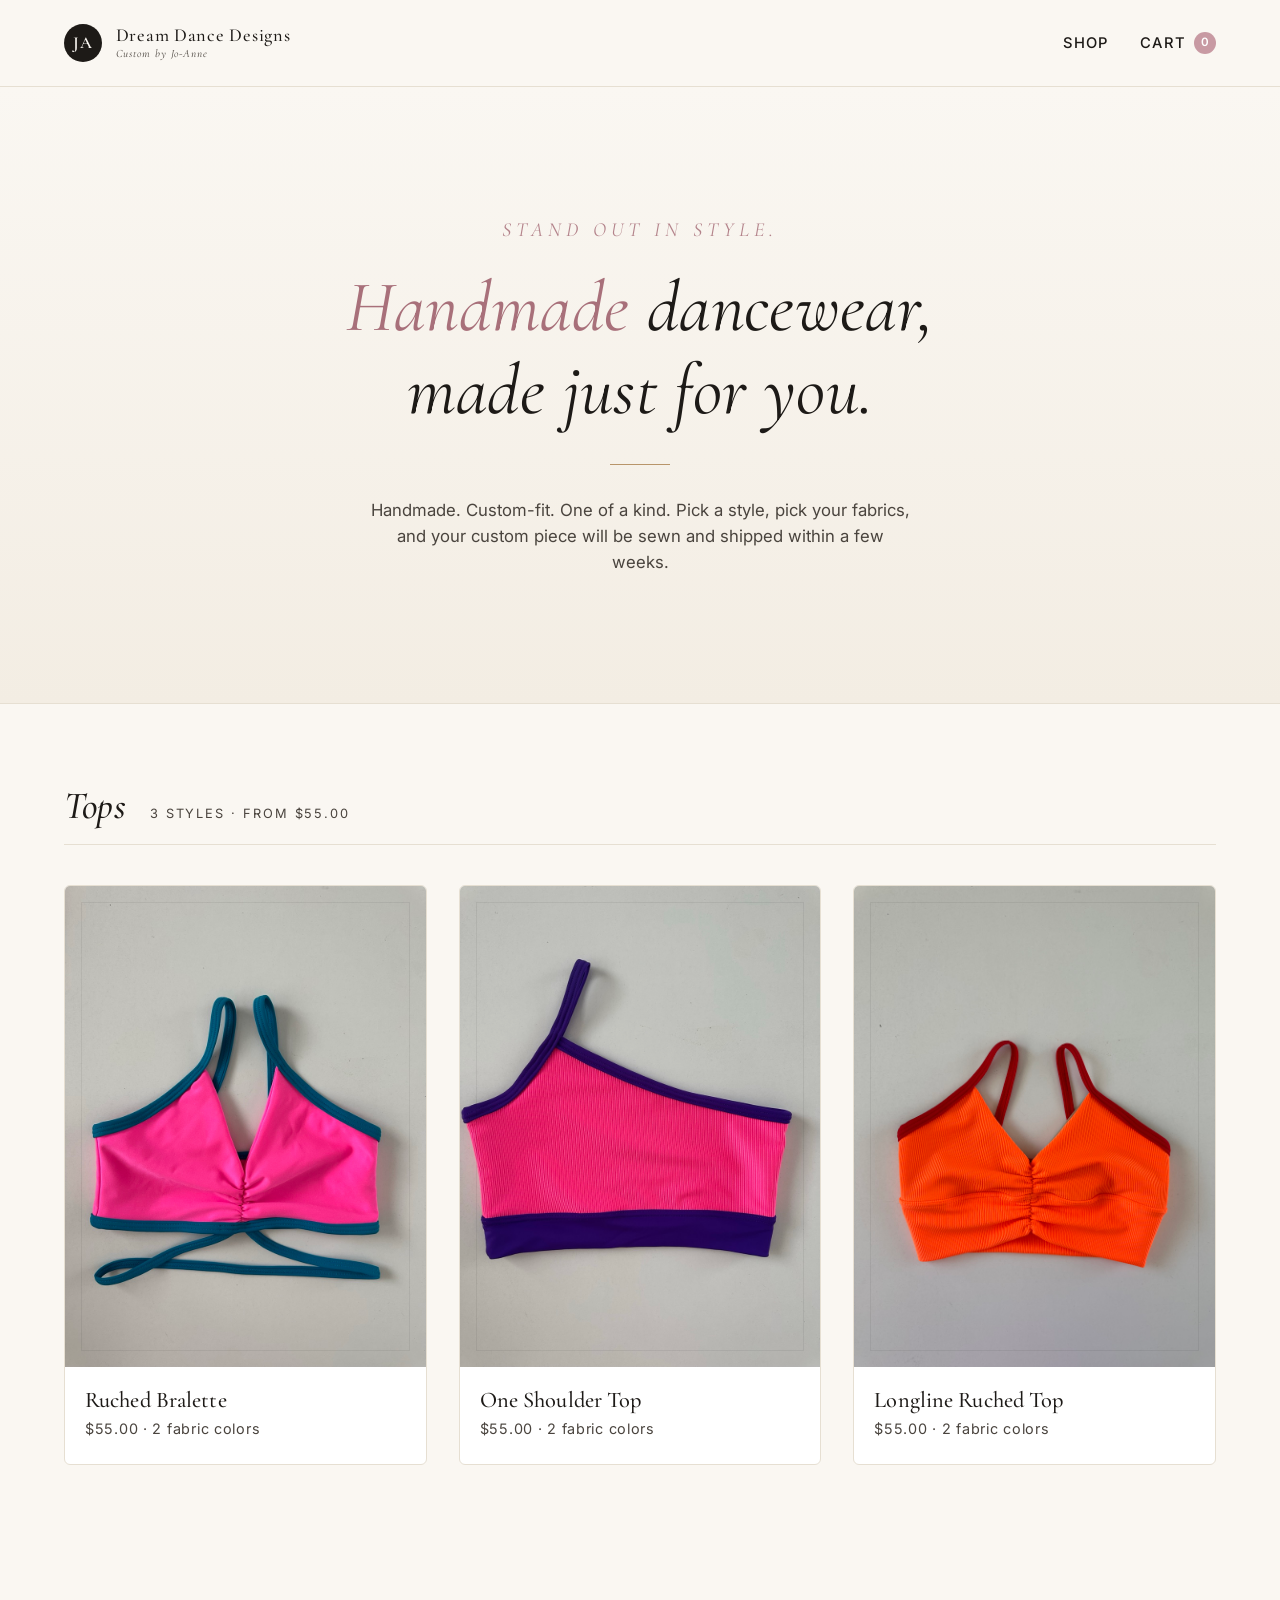
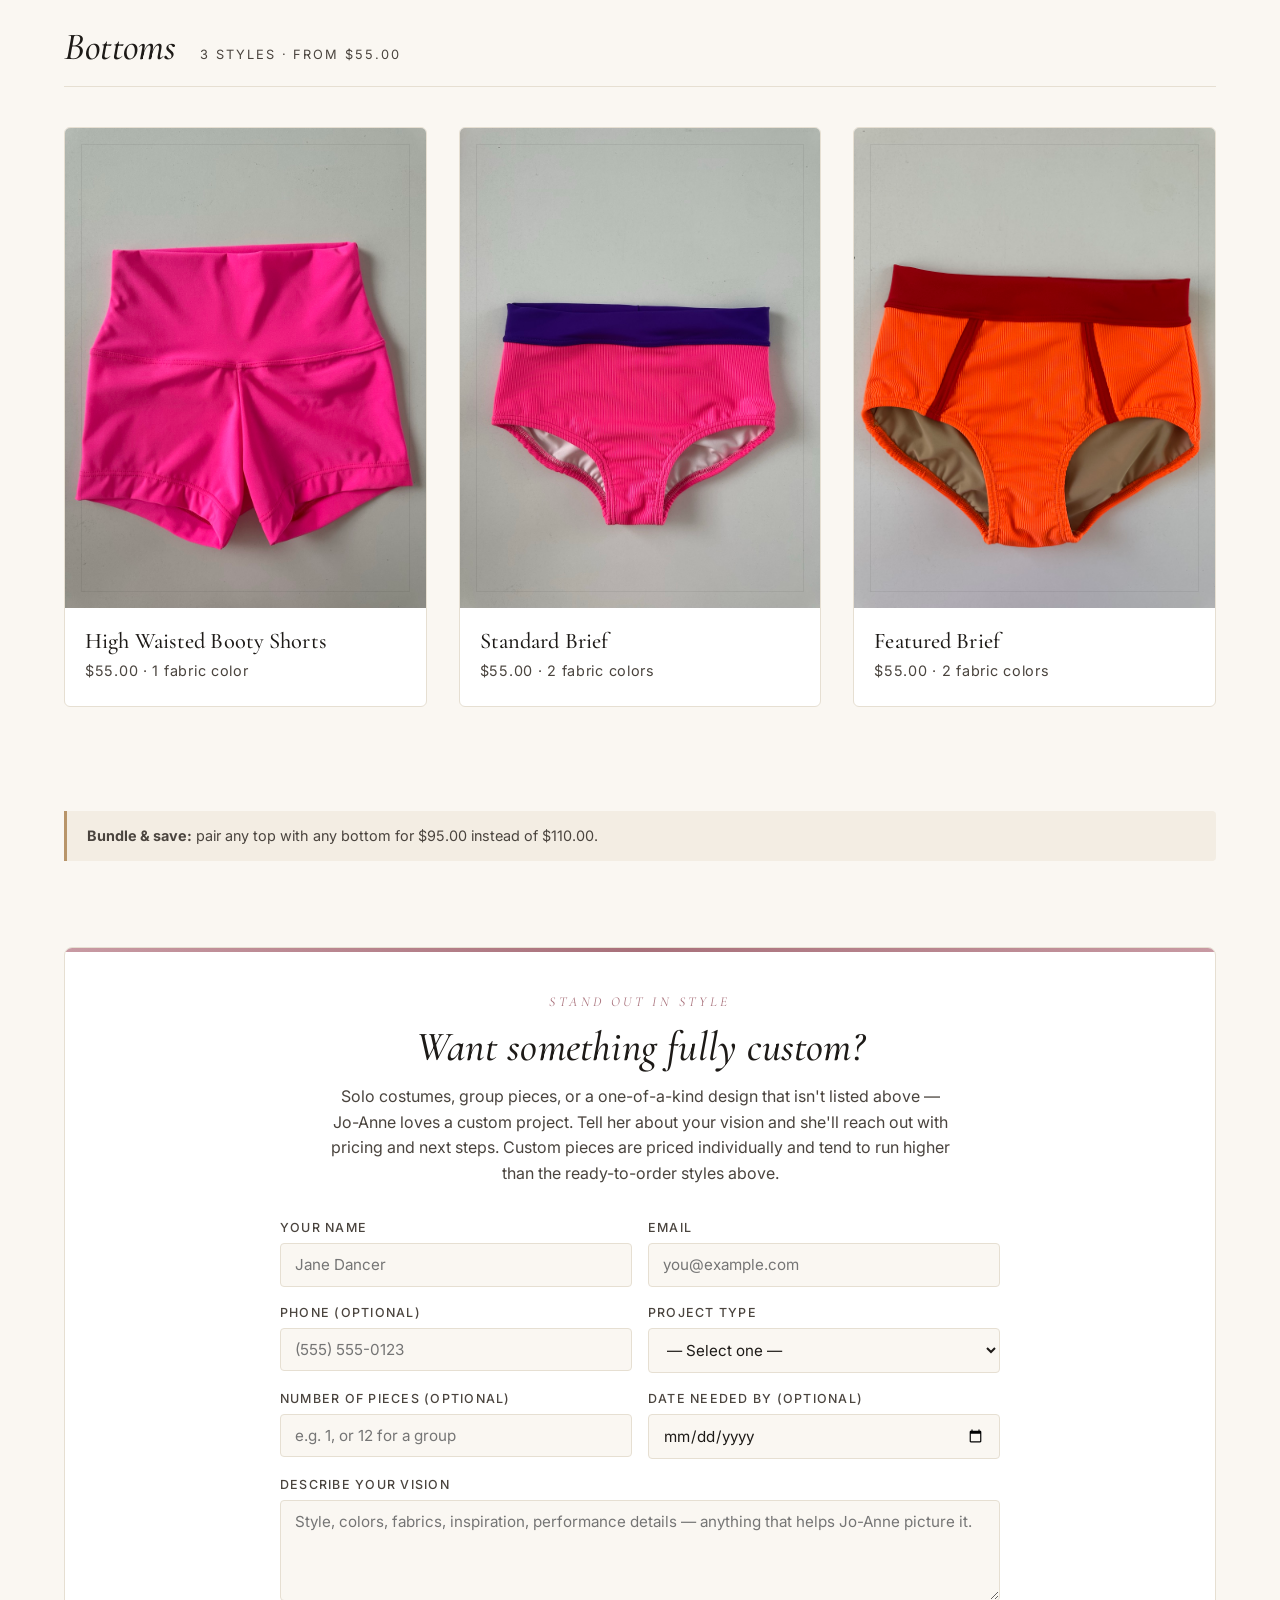
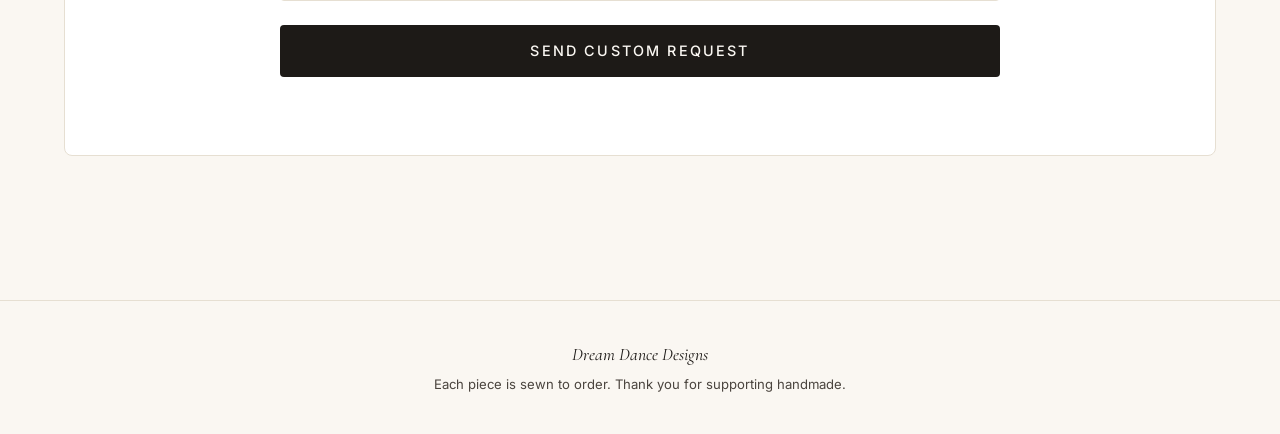
<file: index.html>
<!DOCTYPE html>
<html lang="en">
<head>
  <meta charset="UTF-8" />
  <meta name="viewport" content="width=device-width, initial-scale=1.0" />
  <title>Custom Dancewear by Jo-Anne</title>
  <meta name="description" content="Handmade, custom-fit dancewear. Pick your style, pick your fabrics, made to order." />
  <link rel="preconnect" href="https://fonts.googleapis.com">
  <link rel="preconnect" href="https://fonts.gstatic.com" crossorigin>
  <link href="https://fonts.googleapis.com/css2?family=Cormorant+Garamond:ital,wght@0,400;0,500;0,600;1,400&family=Inter:wght@300;400;500;600&display=swap" rel="stylesheet">
  <link rel="stylesheet" href="styles.css?v=10">
</head>
<body>
  <header class="site-header">
    <a href="#/" class="brand">
      <span class="brand-mark">JA</span>
      <span class="brand-name" id="brand-name">Custom Dancewear by Jo-Anne</span>
    </a>
    <nav>
      <a href="#/" class="nav-link">Shop</a>
      <a href="#/cart" class="nav-link cart-link">
        Cart <span class="cart-count" id="cart-count">0</span>
      </a>
    </nav>
  </header>

  <main id="app"></main>

  <footer class="site-footer">
    <p id="footer-name">Custom Dancewear by Jo-Anne</p>
    <p class="footer-note">Each piece is sewn to order. Thank you for supporting handmade.</p>
  </footer>

  <script src="data.js?v=10"></script>
  <script src="app.js?v=10"></script>
</body>
</html>
</file>
<file: styles.css>
:root {
  --cream: #faf7f2;
  --cream-2: #f3ede3;
  --ink: #1d1a17;
  --ink-soft: #4a443e;
  --rose: #c89aa3;
  --rose-deep: #a8707a;
  --gold: #b8956a;
  --line: #e6dfd2;
  --shadow: 0 6px 30px rgba(40, 30, 20, 0.08);
  --shadow-hover: 0 12px 40px rgba(40, 30, 20, 0.14);
}

* { box-sizing: border-box; margin: 0; padding: 0; }

html, body {
  background: var(--cream);
  color: var(--ink);
  font-family: 'Inter', system-ui, -apple-system, sans-serif;
  font-weight: 400;
  line-height: 1.55;
  -webkit-font-smoothing: antialiased;
  scroll-behavior: smooth;
}

h1, h2, h3, h4 {
  font-family: 'Cormorant Garamond', Georgia, serif;
  font-weight: 500;
  letter-spacing: 0.005em;
  line-height: 1.15;
  color: var(--ink);
}

a { color: inherit; text-decoration: none; }
button { font-family: inherit; cursor: pointer; border: none; background: none; color: inherit; }

/* ---------- Header ---------- */
.site-header {
  display: flex;
  justify-content: space-between;
  align-items: center;
  padding: 1.5rem clamp(1.25rem, 5vw, 4rem);
  border-bottom: 1px solid var(--line);
  background: var(--cream);
  position: sticky;
  top: 0;
  z-index: 50;
  backdrop-filter: blur(6px);
}

.brand {
  display: flex;
  align-items: center;
  gap: 0.85rem;
}

.brand-mark {
  display: inline-grid;
  place-items: center;
  width: 38px;
  height: 38px;
  border-radius: 50%;
  background: var(--ink);
  color: var(--cream);
  font-family: 'Cormorant Garamond', serif;
  font-weight: 600;
  font-size: 1.05rem;
  letter-spacing: 0.05em;
}

.brand-name {
  font-family: 'Cormorant Garamond', serif;
  font-size: 1.15rem;
  font-weight: 500;
  letter-spacing: 0.04em;
  display: flex;
  flex-direction: column;
  line-height: 1.05;
}

.brand-sub {
  font-size: 0.7rem;
  font-style: italic;
  letter-spacing: 0.08em;
  color: var(--ink-soft);
  font-weight: 400;
  margin-top: 0.15rem;
}

nav { display: flex; gap: 2rem; align-items: center; }

.nav-link {
  font-size: 0.92rem;
  letter-spacing: 0.08em;
  text-transform: uppercase;
  font-weight: 500;
  position: relative;
  transition: color 0.2s;
}

.nav-link:hover { color: var(--rose-deep); }

.cart-link { display: flex; align-items: center; gap: 0.5rem; }

.cart-count {
  display: inline-grid;
  place-items: center;
  min-width: 22px;
  height: 22px;
  padding: 0 6px;
  border-radius: 11px;
  background: var(--rose);
  color: white;
  font-size: 0.72rem;
  font-weight: 600;
  letter-spacing: 0;
  text-transform: none;
}

/* ---------- Hero ---------- */
.hero {
  padding: clamp(4rem, 10vw, 8rem) clamp(1.25rem, 5vw, 4rem);
  text-align: center;
  background: linear-gradient(180deg, var(--cream) 0%, var(--cream-2) 100%);
  border-bottom: 1px solid var(--line);
}

.hero h1 {
  font-size: clamp(2.5rem, 6vw, 4.5rem);
  font-weight: 400;
  font-style: italic;
  margin-bottom: 1rem;
}

.hero h1 .accent { color: var(--rose-deep); }

.hero p {
  max-width: 540px;
  margin: 0 auto;
  color: var(--ink-soft);
  font-size: 1.05rem;
}

.hero .divider {
  display: block;
  width: 60px;
  height: 1px;
  background: var(--gold);
  margin: 2rem auto;
}

/* ---------- Collection sections ---------- */
.collection {
  padding: clamp(3rem, 7vw, 5rem) clamp(1.25rem, 5vw, 4rem);
}

.collection-head {
  display: flex;
  align-items: baseline;
  gap: 1.5rem;
  margin-bottom: 2.5rem;
  border-bottom: 1px solid var(--line);
  padding-bottom: 1rem;
}

.collection-head h2 {
  font-size: clamp(1.8rem, 3vw, 2.5rem);
  font-style: italic;
}

.collection-head .meta {
  font-size: 0.8rem;
  letter-spacing: 0.15em;
  text-transform: uppercase;
  color: var(--ink-soft);
}

.product-grid {
  display: grid;
  grid-template-columns: repeat(auto-fit, minmax(260px, 1fr));
  gap: clamp(1.25rem, 2.5vw, 2rem);
}

.product-card {
  background: white;
  border: 1px solid var(--line);
  border-radius: 6px;
  overflow: hidden;
  transition: transform 0.3s ease, box-shadow 0.3s ease;
  cursor: pointer;
  display: flex;
  flex-direction: column;
}

.product-card:hover {
  transform: translateY(-4px);
  box-shadow: var(--shadow-hover);
}

.product-thumb {
  aspect-ratio: 3 / 4;
  background: linear-gradient(135deg, var(--cream-2) 0%, #efe6d5 100%);
  display: grid;
  place-items: center;
  color: var(--ink-soft);
  font-family: 'Cormorant Garamond', serif;
  font-style: italic;
  font-size: 1.3rem;
  position: relative;
  overflow: hidden;
}

.product-thumb img {
  width: 100%; height: 100%; object-fit: cover;
}

.product-thumb::after {
  content: "";
  position: absolute;
  inset: 1rem;
  border: 1px solid rgba(0,0,0,0.06);
  pointer-events: none;
}

.product-info {
  padding: 1.25rem 1.25rem 1.5rem;
}

.product-info h3 {
  font-size: 1.4rem;
  margin-bottom: 0.35rem;
}

.product-info .price {
  font-size: 0.9rem;
  letter-spacing: 0.05em;
  color: var(--ink-soft);
}

/* ---------- Product detail page ---------- */
.product-detail {
  padding: clamp(2rem, 5vw, 4rem) clamp(1.25rem, 5vw, 4rem);
  display: grid;
  grid-template-columns: minmax(0, 1fr) minmax(0, 1.2fr);
  gap: clamp(2rem, 4vw, 4rem);
  max-width: 1400px;
  margin: 0 auto;
}

@media (max-width: 820px) {
  .product-detail { grid-template-columns: 1fr; }
}

.back-link {
  display: inline-flex;
  align-items: center;
  gap: 0.4rem;
  font-size: 0.85rem;
  letter-spacing: 0.1em;
  text-transform: uppercase;
  color: var(--ink-soft);
  margin-bottom: 1.5rem;
  transition: color 0.2s;
}

.back-link:hover { color: var(--rose-deep); }

.detail-image {
  aspect-ratio: 3 / 4;
  background: linear-gradient(135deg, var(--cream-2) 0%, #efe6d5 100%);
  border-radius: 6px;
  display: grid;
  place-items: center;
  color: var(--ink-soft);
  font-family: 'Cormorant Garamond', serif;
  font-style: italic;
  font-size: 1.5rem;
  position: relative;
  overflow: hidden;
  border: 1px solid var(--line);
}

.detail-image img { width: 100%; height: 100%; object-fit: cover; }

.detail-image::after {
  content: "";
  position: absolute;
  inset: 1.5rem;
  border: 1px solid rgba(0,0,0,0.06);
  pointer-events: none;
}

.detail-info h1 {
  font-size: clamp(2rem, 4vw, 3rem);
  font-style: italic;
  margin-bottom: 0.5rem;
}

.detail-info .price-line {
  font-size: 1rem;
  color: var(--ink-soft);
  margin-bottom: 1.5rem;
  padding-bottom: 1.5rem;
  border-bottom: 1px solid var(--line);
}

.detail-info .desc {
  color: var(--ink-soft);
  margin-bottom: 2rem;
  font-size: 0.98rem;
}

/* ---------- Fabric picker ---------- */
.picker-section {
  margin-bottom: 2rem;
}

.picker-label {
  display: flex;
  justify-content: space-between;
  align-items: baseline;
  margin-bottom: 0.75rem;
}

.picker-label h4 {
  font-size: 1.2rem;
  font-style: italic;
}

.picker-label .selected {
  font-size: 0.85rem;
  color: var(--rose-deep);
  font-weight: 500;
}

.texture-tabs {
  display: flex;
  gap: 0.5rem;
  margin-bottom: 1rem;
  flex-wrap: wrap;
}

.texture-tab {
  padding: 0.5rem 1rem;
  border: 1px solid var(--line);
  border-radius: 999px;
  font-size: 0.82rem;
  letter-spacing: 0.05em;
  color: var(--ink-soft);
  background: white;
  transition: all 0.2s;
}

.texture-tab:hover { border-color: var(--rose); color: var(--ink); }

.texture-tab.active {
  background: var(--ink);
  color: var(--cream);
  border-color: var(--ink);
}

.texture-note {
  font-size: 0.82rem;
  color: var(--ink-soft);
  font-style: italic;
  margin-bottom: 1rem;
}

.swatch-grid {
  display: grid;
  grid-template-columns: repeat(auto-fill, minmax(56px, 1fr));
  gap: 0.5rem;
}

.swatch {
  aspect-ratio: 1;
  border-radius: 4px;
  cursor: pointer;
  position: relative;
  border: 2px solid transparent;
  transition: transform 0.15s, border-color 0.15s;
  background-size: cover;
  background-position: center;
  box-shadow: inset 0 0 0 1px rgba(0,0,0,0.06);
}

.swatch:hover { transform: scale(1.08); }

.swatch.selected {
  border-color: var(--ink);
  transform: scale(1.05);
}

.swatch.selected::after {
  content: "✓";
  position: absolute;
  inset: 0;
  display: grid;
  place-items: center;
  color: white;
  text-shadow: 0 1px 3px rgba(0,0,0,0.4);
  font-weight: 700;
  font-size: 1rem;
}

/* sparkle/ribbed visual hint */
.swatch.sparkle {
  background-image:
    radial-gradient(rgba(255,255,255,0.4) 1px, transparent 1.5px),
    radial-gradient(rgba(255,255,255,0.25) 1px, transparent 1.5px);
  background-size: 6px 6px, 9px 9px;
  background-position: 0 0, 3px 3px;
}

.swatch.ribbed {
  background-image: repeating-linear-gradient(
    90deg,
    rgba(0,0,0,0.08) 0,
    rgba(0,0,0,0.08) 1px,
    transparent 1px,
    transparent 4px
  );
}

.swatch-tooltip {
  position: fixed;
  background: var(--ink);
  color: var(--cream);
  font-size: 0.75rem;
  padding: 0.35rem 0.6rem;
  border-radius: 4px;
  pointer-events: none;
  z-index: 100;
  white-space: nowrap;
  opacity: 0;
  transition: opacity 0.15s;
}

/* ---------- Add to cart button ---------- */
.add-to-cart {
  width: 100%;
  padding: 1.1rem 1.5rem;
  background: var(--ink);
  color: var(--cream);
  font-size: 0.9rem;
  letter-spacing: 0.15em;
  text-transform: uppercase;
  font-weight: 500;
  border-radius: 4px;
  margin-top: 1rem;
  transition: background 0.2s, transform 0.1s;
}

.add-to-cart:hover { background: var(--rose-deep); }
.add-to-cart:active { transform: scale(0.99); }
.add-to-cart:disabled {
  background: var(--line);
  color: var(--ink-soft);
  cursor: not-allowed;
}

/* ---------- Cart page ---------- */
.cart-page {
  padding: clamp(2rem, 5vw, 4rem) clamp(1.25rem, 5vw, 4rem);
  max-width: 900px;
  margin: 0 auto;
}

.cart-page h1 {
  font-size: clamp(2rem, 4vw, 3rem);
  font-style: italic;
  margin-bottom: 0.5rem;
}

.cart-page > p.lead {
  color: var(--ink-soft);
  margin-bottom: 2.5rem;
  padding-bottom: 2rem;
  border-bottom: 1px solid var(--line);
}

.cart-item {
  display: grid;
  grid-template-columns: 80px 1fr auto;
  gap: 1.25rem;
  padding: 1.25rem 0;
  border-bottom: 1px solid var(--line);
  align-items: center;
}

.cart-item-thumb {
  width: 80px; aspect-ratio: 3/4;
  background: var(--cream-2);
  border-radius: 4px;
  display: grid; place-items: center;
  font-family: 'Cormorant Garamond', serif;
  font-style: italic;
  color: var(--ink-soft);
  font-size: 0.9rem;
  text-align: center;
  padding: 0.5rem;
}

.cart-item-info h4 {
  font-size: 1.2rem;
  font-style: italic;
  margin-bottom: 0.35rem;
}

.cart-item-info .details {
  font-size: 0.85rem;
  color: var(--ink-soft);
  line-height: 1.5;
}

.cart-item-info .details strong { color: var(--ink); font-weight: 500; }

.cart-item-actions {
  display: flex;
  flex-direction: column;
  align-items: flex-end;
  gap: 0.5rem;
}

.cart-item-price {
  font-size: 1rem;
  font-weight: 500;
}

.cart-item-remove {
  font-size: 0.78rem;
  color: var(--ink-soft);
  text-transform: uppercase;
  letter-spacing: 0.1em;
  transition: color 0.2s;
}

.cart-item-remove:hover { color: var(--rose-deep); }

.bundle-note {
  background: var(--cream-2);
  border-left: 3px solid var(--gold);
  padding: 0.85rem 1.25rem;
  margin: 1.5rem 0;
  font-size: 0.9rem;
  color: var(--ink-soft);
  border-radius: 0 4px 4px 0;
}

.cart-totals {
  margin: 2rem 0;
  padding-top: 1.5rem;
  border-top: 2px solid var(--ink);
}

.cart-totals .row {
  display: flex;
  justify-content: space-between;
  padding: 0.5rem 0;
  font-size: 0.95rem;
  color: var(--ink-soft);
}

.cart-totals .row.total {
  font-size: 1.4rem;
  color: var(--ink);
  font-weight: 500;
  margin-top: 0.5rem;
  padding-top: 1rem;
  border-top: 1px solid var(--line);
}

.empty-cart {
  text-align: center;
  padding: 4rem 1rem;
  color: var(--ink-soft);
}

.empty-cart h2 {
  font-style: italic;
  margin-bottom: 1rem;
}

.empty-cart a {
  color: var(--rose-deep);
  font-weight: 500;
  text-decoration: underline;
}

/* ---------- Checkout sections (customer form + payment) ---------- */
.checkout-section {
  margin-top: 2.5rem;
  padding: 2rem;
  background: white;
  border: 1px solid var(--line);
  border-radius: 6px;
}

.checkout-section h2 {
  font-size: 1.6rem;
  font-style: italic;
  margin-bottom: 0.5rem;
}

.pay-note {
  color: var(--ink-soft);
  font-size: 0.92rem;
  margin-bottom: 1.5rem;
}

.form-grid {
  display: grid;
  grid-template-columns: 1fr 1fr;
  gap: 1rem;
}

@media (max-width: 600px) { .form-grid { grid-template-columns: 1fr; } }

.field { display: flex; flex-direction: column; gap: 0.35rem; }
.field.full { grid-column: 1 / -1; }
.field span {
  font-size: 0.78rem;
  letter-spacing: 0.1em;
  text-transform: uppercase;
  color: var(--ink-soft);
  font-weight: 500;
}
.field input, .field textarea {
  font-family: inherit;
  font-size: 0.95rem;
  padding: 0.7rem 0.85rem;
  border: 1px solid var(--line);
  border-radius: 4px;
  background: var(--cream);
  color: var(--ink);
  resize: vertical;
  transition: border-color 0.2s;
}
.field input:focus, .field textarea:focus {
  outline: none;
  border-color: var(--rose);
}

.field input.invalid, .field textarea.invalid {
  border-color: #c8483a;
  background: #fdf3f1;
}

/* ---------- Size chart ---------- */
.size-chart {
  margin-top: 1rem;
  background: white;
  border: 1px solid var(--line);
  border-radius: 6px;
  overflow: hidden;
}
.size-chart > summary {
  list-style: none;
  cursor: pointer;
  padding: 1rem 1.25rem;
  display: flex;
  justify-content: space-between;
  align-items: baseline;
  font-family: 'Cormorant Garamond', serif;
  font-style: italic;
  font-size: 1.15rem;
  transition: background 0.15s;
  user-select: none;
}
.size-chart > summary::-webkit-details-marker { display: none; }
.size-chart > summary::after {
  content: "+";
  font-size: 1.4rem;
  color: var(--ink-soft);
  font-style: normal;
  transition: transform 0.2s;
  margin-left: 0.5rem;
}
.size-chart[open] > summary::after { content: "−"; }
.size-chart > summary:hover { background: var(--cream-2); }
.size-chart .size-hint {
  font-size: 0.78rem;
  letter-spacing: 0.08em;
  text-transform: uppercase;
  font-family: 'Inter', sans-serif;
  font-style: normal;
  color: var(--ink-soft);
  margin-right: auto;
  margin-left: 1rem;
}
.size-chart-body {
  padding: 0.5rem 1.25rem 1.25rem;
  border-top: 1px solid var(--line);
}
.size-section {
  font-family: 'Cormorant Garamond', serif;
  font-style: italic;
  font-size: 1.05rem;
  margin: 1rem 0 0.5rem;
  color: var(--ink);
}
.size-table-wrap { overflow-x: auto; }
.size-table {
  width: 100%;
  border-collapse: collapse;
  font-size: 0.85rem;
}
.size-table th, .size-table td {
  padding: 0.5rem 0.6rem;
  text-align: left;
  border-bottom: 1px solid var(--line);
}
.size-table thead th {
  font-size: 0.72rem;
  letter-spacing: 0.1em;
  text-transform: uppercase;
  color: var(--ink-soft);
  font-weight: 500;
  background: var(--cream-2);
}
.size-table tbody th {
  font-weight: 500;
  color: var(--ink);
  white-space: nowrap;
}
.size-table tbody td {
  color: var(--ink-soft);
}
.size-note {
  margin-top: 0.85rem;
  font-size: 0.82rem;
  color: var(--ink-soft);
  font-style: italic;
}

.pay-card {
  display: block;
  padding: 1.5rem;
  border: 1px solid var(--line);
  border-radius: 4px;
  background: var(--cream);
  text-align: center;
  transition: border-color 0.2s, transform 0.2s;
}

.pay-card:hover {
  border-color: var(--rose);
  transform: translateY(-2px);
}

.pay-card.solo { max-width: 100%; margin-bottom: 1.5rem; }

.pay-card .label {
  font-size: 0.78rem;
  letter-spacing: 0.15em;
  text-transform: uppercase;
  color: var(--ink-soft);
  margin-bottom: 0.5rem;
}

.pay-card .handle {
  font-family: 'Cormorant Garamond', serif;
  font-size: 1.5rem;
  font-style: italic;
}

.pay-card .amount {
  font-size: 1rem;
  color: var(--rose-deep);
  margin-top: 0.5rem;
  font-weight: 500;
}

.confirm-box {
  display: flex;
  gap: 0.85rem;
  align-items: flex-start;
  padding: 1rem 1.25rem;
  background: var(--cream-2);
  border: 1px solid var(--line);
  border-radius: 4px;
  margin-bottom: 1.25rem;
  cursor: pointer;
  font-size: 0.95rem;
  transition: border-color 0.2s, background 0.2s;
}

.confirm-box:hover { border-color: var(--rose); }
.confirm-box input { margin-top: 0.25rem; width: 18px; height: 18px; accent-color: var(--rose-deep); flex-shrink: 0; }
.confirm-box strong { color: var(--ink); font-weight: 600; }

.contact-line {
  margin-top: 1rem;
  font-size: 0.88rem;
  color: var(--ink-soft);
  text-align: center;
}

.contact-line a { color: var(--rose-deep); text-decoration: underline; }

/* ---------- Receipt page ---------- */
.receipt-banner {
  text-align: center;
  padding: 2rem 1rem 2.5rem;
  border-bottom: 1px solid var(--line);
  margin-bottom: 2rem;
}

.receipt-banner .check {
  display: inline-grid;
  place-items: center;
  width: 56px; height: 56px;
  border-radius: 50%;
  background: var(--rose);
  color: white;
  font-size: 1.8rem;
  margin: 0 auto 1rem;
}

.receipt-banner h1 {
  font-size: clamp(2rem, 4vw, 3rem);
  font-style: italic;
  margin-bottom: 0.5rem;
}

.receipt-banner .lead {
  color: var(--ink-soft);
}

.order-meta {
  display: grid;
  grid-template-columns: 1fr 1fr;
  gap: 1rem;
  margin-bottom: 2rem;
  padding: 1.25rem 1.5rem;
  background: var(--cream-2);
  border-radius: 6px;
}

.order-meta > div { display: flex; flex-direction: column; gap: 0.25rem; }
.order-meta .label {
  font-size: 0.72rem;
  letter-spacing: 0.15em;
  text-transform: uppercase;
  color: var(--ink-soft);
}
.order-meta .value {
  font-size: 1rem;
  color: var(--ink);
  font-weight: 500;
}
.mono { font-family: ui-monospace, 'SF Mono', Menlo, monospace; letter-spacing: 0.02em; }

.receipt-section {
  margin-bottom: 2rem;
  padding: 1.5rem 0;
  border-bottom: 1px solid var(--line);
}
.receipt-section h2 {
  font-size: 1.4rem;
  font-style: italic;
  margin-bottom: 1rem;
}
.receipt-section .address {
  line-height: 1.7;
  color: var(--ink-soft);
  font-size: 0.95rem;
}
.receipt-section .address strong { color: var(--ink); font-weight: 500; }
.receipt-section .notes {
  margin-top: 0.85rem;
  padding: 0.75rem 1rem;
  background: var(--cream-2);
  border-radius: 4px;
  font-size: 0.92rem;
  color: var(--ink-soft);
}
.receipt-section .notes strong { color: var(--ink); }

.action-section { background: var(--cream-2); padding: 2rem; border-radius: 6px; border: 1px solid var(--line); }
.action-section.status-good {
  background: #f0f6ee;
  border-color: #c8d9c0;
}
.action-section.status-good h2 { color: #2c5e2e; }
.action-section.status-warn {
  background: #fdf5ee;
  border-color: #e6c8a8;
}
.action-section.status-warn h2 { color: #8a4f1c; }

/* ---------- Size selector ---------- */
.size-select {
  font-family: inherit;
  font-size: 0.95rem;
  padding: 0.7rem 0.85rem;
  border: 1px solid var(--line);
  border-radius: 4px;
  background: var(--cream);
  color: var(--ink);
  width: 100%;
  cursor: pointer;
  transition: border-color 0.2s;
}
.size-select:focus {
  outline: none;
  border-color: var(--rose);
}
.size-select:hover { border-color: var(--rose); }

/* ---------- Hero slogan ---------- */
.hero .slogan {
  font-family: 'Cormorant Garamond', serif;
  font-style: italic;
  font-size: clamp(1rem, 2vw, 1.25rem);
  letter-spacing: 0.25em;
  text-transform: uppercase;
  color: var(--rose-deep);
  margin-bottom: 1.25rem;
  opacity: 0.85;
}

/* ---------- Bundle banner spacing ---------- */
/* Tighter padding so it doesn't float between the products and the inquiry below. */
.bundle-section {
  padding-top: 0;
  padding-bottom: clamp(1.5rem, 3vw, 2.5rem);
}

/* ---------- Custom inquiry section ---------- */
.inquiry-wrap {
  padding-top: clamp(1rem, 2vw, 1.5rem);
}

.inquiry-card {
  background: white;
  border: 1px solid var(--line);
  border-radius: 8px;
  padding: 2.5rem clamp(1.5rem, 4vw, 3rem);
  position: relative;
  overflow: hidden;
}

.inquiry-card::before {
  content: "";
  position: absolute;
  top: 0; left: 0; right: 0;
  height: 4px;
  background: linear-gradient(90deg, var(--rose) 0%, var(--rose-deep) 50%, var(--rose) 100%);
}

.inquiry-intro { text-align: center; margin-bottom: 2rem; }

.kicker {
  display: inline-block;
  font-family: 'Cormorant Garamond', serif;
  font-style: italic;
  font-size: 0.85rem;
  letter-spacing: 0.25em;
  text-transform: uppercase;
  color: var(--rose-deep);
  margin-bottom: 0.75rem;
}

.inquiry-intro h2 {
  font-size: clamp(1.8rem, 4vw, 2.6rem);
  font-style: italic;
  margin-bottom: 0.75rem;
}

.inquiry-blurb {
  max-width: 620px;
  margin: 0 auto;
  color: var(--ink-soft);
  line-height: 1.6;
}

.inquiry-form { max-width: 720px; margin: 0 auto; }

.inquiry-form .add-to-cart { margin-top: 1.5rem; }

.inquiry-status {
  margin-top: 1rem;
  text-align: center;
  font-size: 0.92rem;
  min-height: 1.5em;
}
.inquiry-status.good { color: #2c5e2e; font-weight: 500; }
.inquiry-status.bad { color: #8a4f1c; }
.inquiry-status a { color: var(--rose-deep); text-decoration: underline; }

/* ---------- Live combo preview ---------- */
.combo-preview {
  margin: 2rem 0;
  padding: 1.5rem;
  background: var(--cream-2);
  border: 1px solid var(--line);
  border-radius: 6px;
  animation: comboFadeIn 0.45s ease-out;
}

@keyframes comboFadeIn {
  from { opacity: 0; transform: translateY(8px); }
  to { opacity: 1; transform: translateY(0); }
}

.combo-head { text-align: center; margin-bottom: 1.25rem; }
.combo-head .kicker { margin-bottom: 0.35rem; }
.combo-head h4 {
  font-family: 'Cormorant Garamond', serif;
  font-size: 1.4rem;
  font-style: italic;
  font-weight: 500;
  color: var(--ink);
  margin: 0;
}

.combo-blocks {
  display: grid;
  grid-template-columns: 1fr 1fr;
  gap: 0.75rem;
  border-radius: 4px;
  overflow: hidden;
  min-height: 140px;
  box-shadow: inset 0 0 0 1px rgba(0,0,0,0.04);
}

.combo-blocks.single { grid-template-columns: 1fr; }

.combo-block {
  position: relative;
  display: grid;
  place-items: center;
  padding: 1.5rem 1rem;
  min-height: 140px;
  background-size: cover;
  background-position: center;
  border-radius: 4px;
  transition: transform 0.25s;
}

.combo-block:hover { transform: translateY(-2px); }

.combo-inner {
  text-align: center;
  background: rgba(255,255,255,0.4);
  backdrop-filter: blur(4px);
  -webkit-backdrop-filter: blur(4px);
  padding: 0.65rem 1rem;
  border-radius: 4px;
  display: flex;
  flex-direction: column;
  gap: 0.15rem;
  min-width: 130px;
}

.combo-inner .zone {
  font-size: 0.7rem;
  letter-spacing: 0.18em;
  text-transform: uppercase;
  font-weight: 600;
  opacity: 0.75;
}

.combo-inner .name {
  font-family: 'Cormorant Garamond', serif;
  font-size: 1.25rem;
  font-style: italic;
  font-weight: 500;
  line-height: 1.1;
}

.combo-inner .texture {
  font-size: 0.7rem;
  letter-spacing: 0.12em;
  text-transform: uppercase;
  opacity: 0.7;
}

/* ---------- Fulfillment options ---------- */
.fulfillment-options {
  display: grid;
  gap: 0.85rem;
}
.fulfill-option {
  display: flex;
  gap: 1rem;
  align-items: flex-start;
  padding: 1.1rem 1.25rem;
  border: 1.5px solid var(--line);
  border-radius: 6px;
  cursor: pointer;
  background: var(--cream);
  transition: border-color 0.2s, background 0.2s;
}
.fulfill-option:hover { border-color: var(--rose); }
.fulfill-option.selected {
  border-color: var(--ink);
  background: white;
}
.fulfill-option input[type="radio"] {
  margin-top: 0.3rem;
  accent-color: var(--ink);
  width: 18px; height: 18px;
  flex-shrink: 0;
}
.fulfill-body { flex: 1; min-width: 0; }
.fulfill-head {
  display: flex;
  justify-content: space-between;
  align-items: baseline;
  margin-bottom: 0.3rem;
}
.fulfill-head strong {
  font-family: 'Cormorant Garamond', serif;
  font-style: italic;
  font-size: 1.2rem;
  font-weight: 500;
}
.fulfill-price {
  font-size: 0.95rem;
  font-weight: 500;
  color: var(--ink);
}
.fulfill-price.free {
  color: #2c5e2e;
}
.fulfill-detail {
  font-size: 0.88rem;
  color: var(--ink-soft);
  line-height: 1.5;
}
.fulfill-warn {
  margin-top: 0.6rem;
  font-size: 0.82rem;
  color: #8a4f1c;
  background: #fdf5ee;
  border-left: 3px solid #e6c8a8;
  padding: 0.55rem 0.8rem;
  border-radius: 0 3px 3px 0;
  line-height: 1.45;
}
.fulfill-warn strong { color: #6e3f15; }

/* ---------- Receipt timeline block ---------- */
.timeline-block {
  background: white;
  border: 1px solid var(--line);
  border-radius: 6px;
  padding: 1.25rem 1.5rem;
  color: var(--ink-soft);
  line-height: 1.65;
}
.timeline-block p { margin-bottom: 0.75rem; }
.timeline-block p:last-child { margin-bottom: 0; }
.timeline-block strong { color: var(--ink); font-weight: 500; }

.receipt-actions {
  display: grid;
  grid-template-columns: 2fr 1fr;
  gap: 0.75rem;
  margin: 1rem 0;
}
@media (max-width: 540px) { .receipt-actions { grid-template-columns: 1fr; } }

.primary-action {
  display: inline-block;
  text-align: center;
  text-decoration: none;
}

.secondary-action {
  padding: 1.1rem 1.5rem;
  background: white;
  border: 1px solid var(--ink);
  color: var(--ink);
  font-size: 0.9rem;
  letter-spacing: 0.15em;
  text-transform: uppercase;
  font-weight: 500;
  border-radius: 4px;
  transition: background 0.2s, color 0.2s;
}
.secondary-action:hover { background: var(--ink); color: var(--cream); }

/* ---------- Toast ---------- */
.toast {
  position: fixed;
  bottom: 2rem;
  left: 50%;
  transform: translateX(-50%) translateY(20px);
  background: var(--ink);
  color: var(--cream);
  padding: 0.85rem 1.5rem;
  border-radius: 4px;
  font-size: 0.9rem;
  letter-spacing: 0.03em;
  opacity: 0;
  pointer-events: none;
  transition: opacity 0.25s, transform 0.25s;
  z-index: 100;
  box-shadow: var(--shadow);
}

.toast.show {
  opacity: 1;
  transform: translateX(-50%) translateY(0);
}

/* ---------- Footer ---------- */
.site-footer {
  margin-top: 4rem;
  padding: 2.5rem clamp(1.25rem, 5vw, 4rem);
  border-top: 1px solid var(--line);
  text-align: center;
  color: var(--ink-soft);
  font-size: 0.88rem;
}

.site-footer p:first-child {
  font-family: 'Cormorant Garamond', serif;
  font-style: italic;
  font-size: 1.1rem;
  color: var(--ink);
  margin-bottom: 0.35rem;
}

.footer-note { font-size: 0.82rem; }

/* ---------- Page transitions ---------- */
main { min-height: 60vh; animation: fadeIn 0.35s ease; }

@keyframes fadeIn {
  from { opacity: 0; transform: translateY(8px); }
  to { opacity: 1; transform: translateY(0); }
}
</file>
